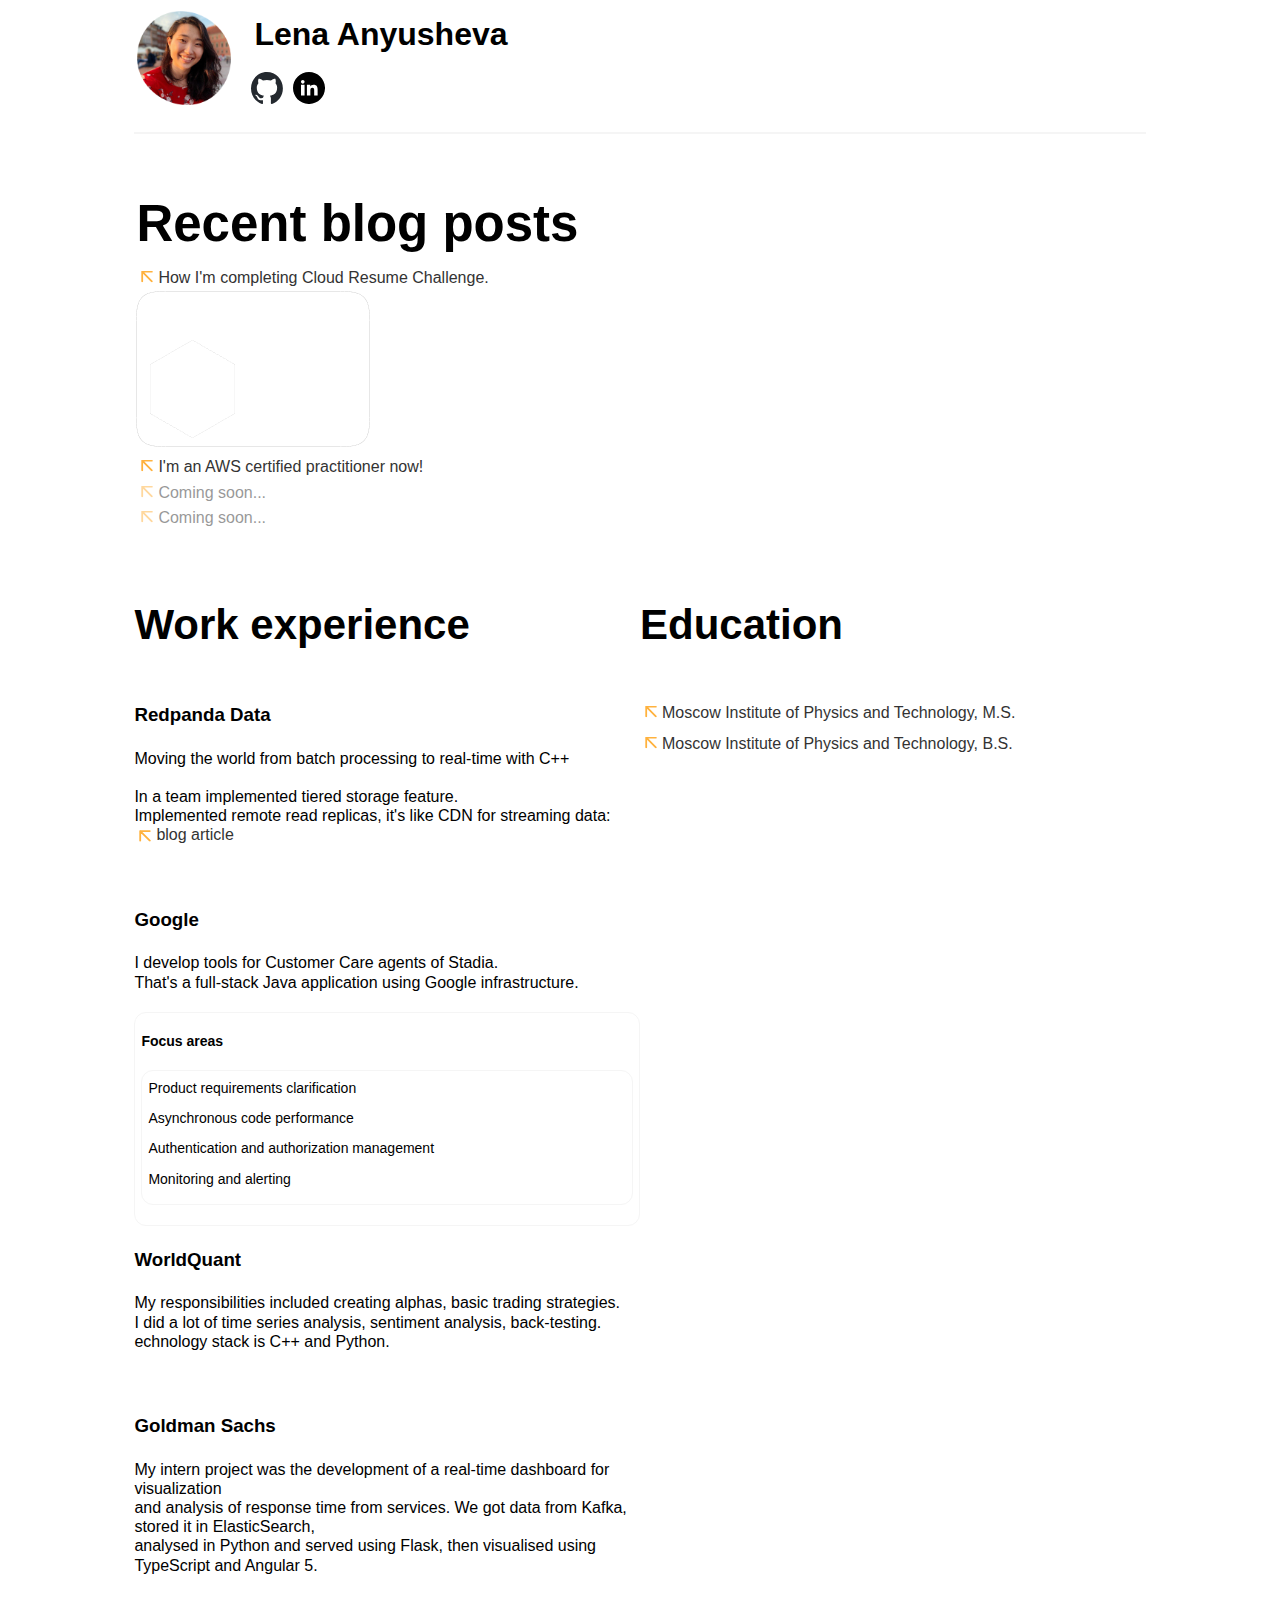
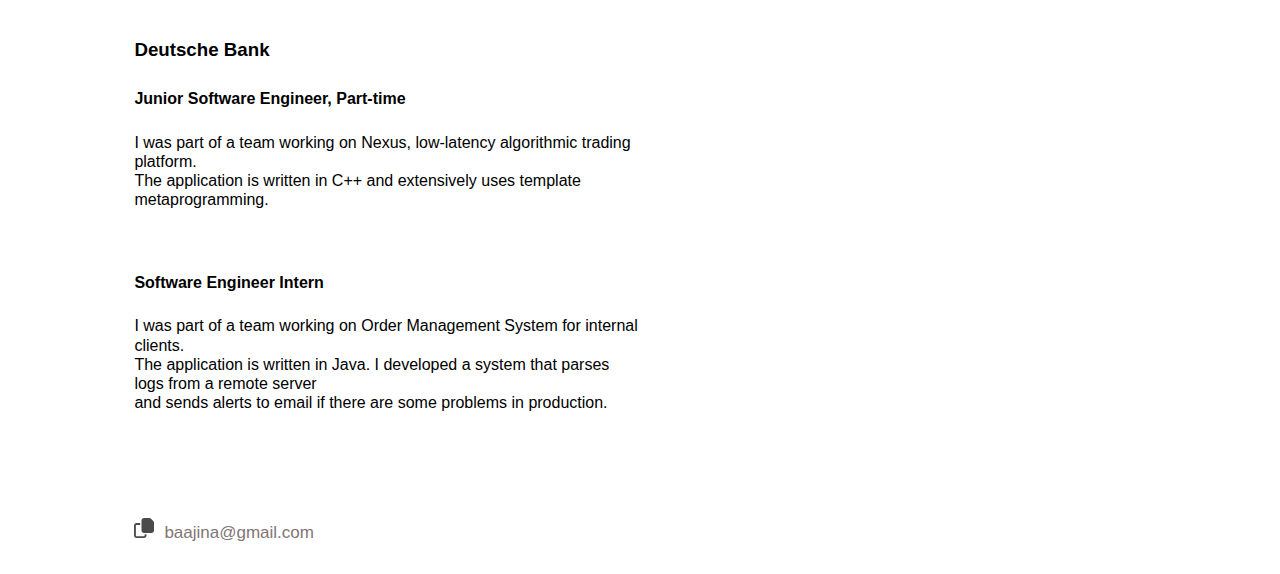
<file: 15/index.html>
<!DOCTYPE html>
<html>

<head>
    <link rel="stylesheet" href="style.css">
    <title>Lena Anyusheva</title>
</head>

<body>
    <div class="container">
        <div class="header">
            <img src="photo.png" alt="Lena's photo" class="profile-photo">
            <h1>Lena Anyusheva</h1>
        </div>
<div class="social-icons">
    <div class="social-icon github-icon">
        <a href="https://github.com/Lenaan" target="_blank">
            <img src="github-mark.svg" alt="GitHub icon" class="icon">
        </a>
    </div>
    <div class="social-icon linkedin-icon">
        <a href="https://www.linkedin.com/in/elena-anyusheva/" target="_blank">
            <img src="linkedin-round-icon.svg" alt="LinkedIn icon" class="icon">
        </a>
    </div>
</div>

        <hr />
        <div id="blog-container">
            <h2 class="blog-title">Recent blog posts</h2>
            <ul id="blog-posts">
                    <a href="1_challenge.html" class="education-link link-with-icon">
                        How I'm completing Cloud Resume Challenge.
                    </a>
                    <img src="img_3.png" alt="Cloud Resume Challenge" />
                </li>
                    <a href="2_AWS.html" class="education-link link-with-icon">
                        I'm an AWS certified practitioner now!
                    </a>
                </li>
                <li class="tab-content placeholder">
                    <a href="#" class="education-link link-with-icon">
                        Coming soon...
                    </a>
                </li>
                <li class="tab-content placeholder">
                    <a href="#" class="education-link link-with-icon">
                        Coming soon...
                    </a>
                </li>
            </ul>
        </div>

        <div class="grid">
            <div id="work-experience">
                <p class="head">Work experience</p>
                <div class="job">
                    <h3>Redpanda Data</h3>
                    <p>Moving the world from batch processing to real-time with C++<br><br>
                        In a team implemented tiered storage feature.<br>Implemented remote read replicas, it's like CDN
                        for streaming data:<a
                            href="https://redpanda.com/blog/remote-read-replicas-for-distributing-work"
                            class="education-link link-with-icon">blog article</a>
                    </p>
                </div>
                <div class="job">
                    <h3>Google</h3>
                    <p>I develop tools for Customer Care agents of Stadia.<br>That's a full-stack Java application using
                        Google infrastructure.</p>
                    <div class="focus-areas">
                        <p class="title-focus" id="focus-areas-title">Focus areas</p>
                        <ul class="focus-areas">
                            <li id="focus-item-1">Product requirements clarification</li>
                            <li id="focus-item-2">Asynchronous code performance</li>
                            <li id="focus-item-3">Authentication and authorization management</li>
                            <li id="focus-item-4">Monitoring and alerting</li>
                        </ul>
                    </div>
                </div>
                <div class="job">
                    <h3>WorldQuant</h3>
                    <p>My responsibilities included creating alphas, basic trading strategies.<br>I did a lot of time
                        series analysis, sentiment analysis, back-testing.<br>echnology stack is C++ and Python.</p>
                </div>
                <div class="job">
                    <h3>Goldman Sachs</h3>
                    <p>My intern project was the development of a real-time dashboard for visualization<br>and analysis
                        of
                        response time from services. We got data from Kafka, stored it in ElasticSearch,<br>analysed in
                        Python and served using Flask, then visualised using TypeScript and Angular 5.</p>
                </div>
                <div class="job">
                    <h3>Deutsche Bank</h3>
                    <h4>Junior Software Engineer, Part-time</h4>
                    <p>I was part of a team working on Nexus, low-latency algorithmic trading platform.<br>The
                        application
                        is written in C++ and extensively uses template metaprogramming.</p>
                    <h4>Software Engineer Intern</h4>
                    <p>I was part of a team working on Order Management System for internal clients.<br>The application
                        is
                        written in Java. I developed a system that parses logs from a remote server<br>and sends alerts
                        to
                        email if there are some problems in production.
                    </p>
                </div>
            </div>

            <div id="education">
                <p class="head">Education</p>
                <div class="education">
                    <a href="https://mipt.ru/english/" class="education-link link-with-icon">Moscow Institute of Physics and Technology,
                        M.S.</a>
                </div>
                <div class="education">
                    <a href="https://mipt.ru/english/" class="education-link link-with-icon">Moscow Institute of Physics and Technology,
                        B.S.</a>
                </div>
            </div>
        </div>

        <div class="footer">
            <div class="email-container">
                <div class="email-icon">
                    <img src="copy-regular.svg" alt="Copy icon">
                </div>
                <div class="email">
                    <a id="copy-email" class="copy-email" onclick="copyToClipboard('baajina@gmail.com')">baajina@gmail.com</a>
                    <span id="copy-success" class="copy-success">Link copied!</span>
                </div>
            </div>
        </div>
    
    <script src="blog.js"></script>
    
    <script>
        function copyToClipboard(text) {
            var dummy = document.createElement("textarea");
            document.body.appendChild(dummy);
            dummy.value = text;
            dummy.select();
            document.execCommand("copy");
            document.body.removeChild(dummy);
        }
    </script>

</body>

</html>
</file>
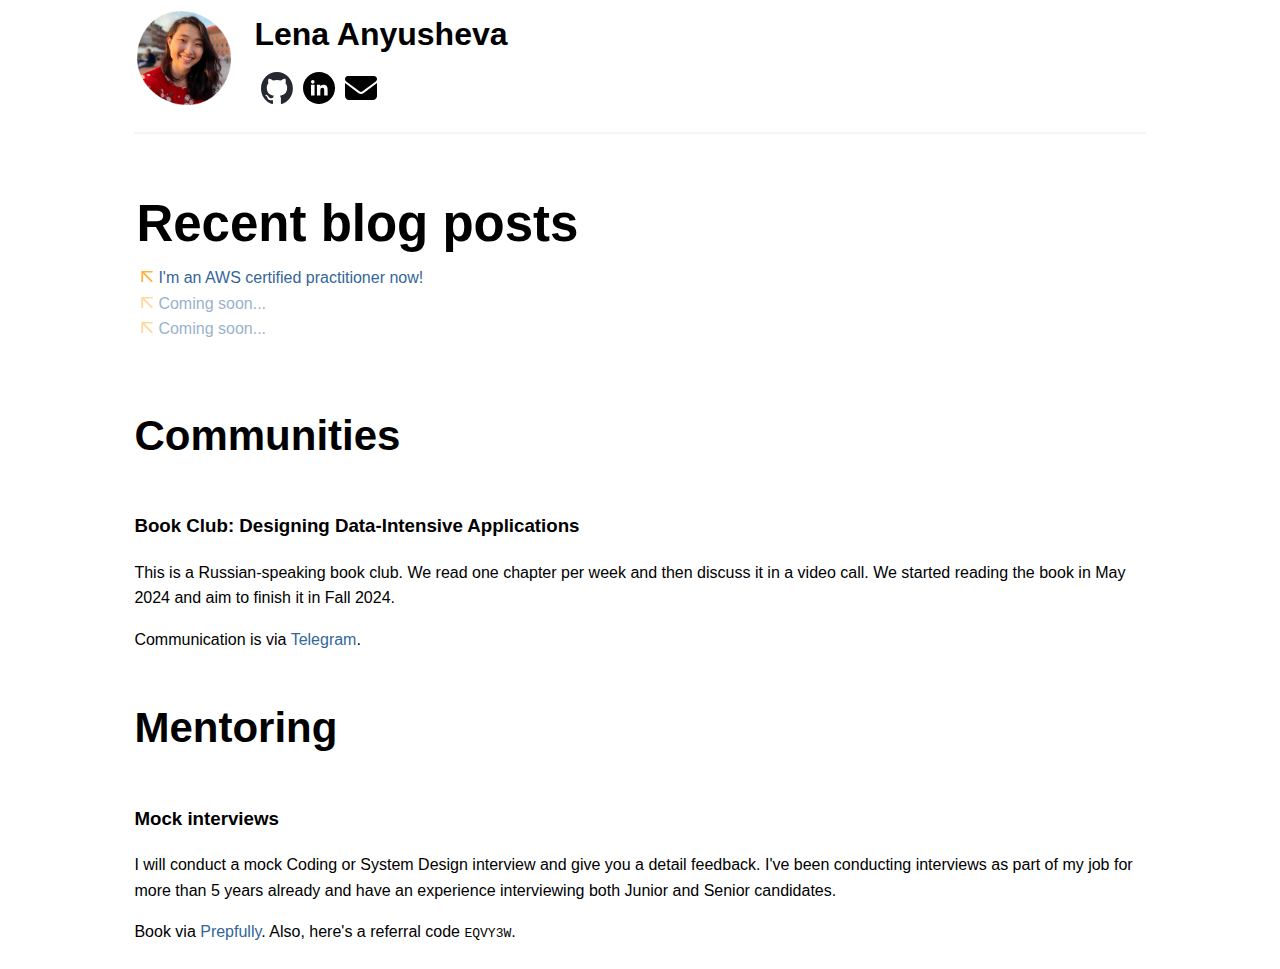
<file: public/index.html>
<!DOCTYPE html>
<html lang="en">

<head>
    <link rel="stylesheet" href="style.css">
    <link rel="icon" href="images/favicon.ico" type="image/x-icon">
    <title>Lena Anyusheva</title>
</head>

<body>
    <div class="container">
        <div class="header">
            <img src="images/photo.png" alt="Lena's photo" class="profile-photo">
            <h1>Lena Anyusheva</h1>
        </div>
        <div class="social-icons">
            <div class="social-icon">
                <a href="https://github.com/Lenaan" target="_blank">
                    <img src="images/github-mark.svg" alt="GitHub icon" class="icon">
                </a>
            </div>
            <div class="social-icon">
                <a href="https://www.linkedin.com/in/elena-anyusheva/" target="_blank">
                    <img src="images/linkedin-round-icon.svg" alt="LinkedIn icon" class="icon">
                </a>
            </div>
            <div class="social-icon">
                <a id="copy-email" onclick="copyToClipboard('baajina@gmail.com')">
                    <img src="images/email.svg" alt="Email icon" class="icon"></a>
                <span id="copy-success" class="copy-success">Link copied!</span>
            </div>
        </div>

        <hr />
        <div id="blog-container">
            <h2 class="blog-title">Recent blog posts</h2>
            <ul id="blog-posts">
                    <!-- <a href="1_challenge.html" class="education-link link-with-icon">
                        How I'm completing Cloud Resume Challenge.
                    </a>
                    <img src="images/img_3.png" alt="Cloud Resume Challenge" /> -->
                <li>
                    <a href="AWS-ann.html" class="education-link link-with-icon">
                        I'm an AWS certified practitioner now!
                    </a>
                </li>
                <li class="tab-content placeholder">
                    <a href="#" class="education-link link-with-icon">
                        Coming soon...
                    </a>
                </li>
                <li class="tab-content placeholder">
                    <a href="#" class="education-link link-with-icon">
                        Coming soon...
                    </a>
                </li>
            </ul>
        </div>

        <div id="communities">
            <p class="head">Communities</p>
            <div>
                <h3>Book Club: Designing Data-Intensive Applications</h3>
                <p>This is a Russian-speaking book club. We read one chapter per week and then discuss it in a video
                    call. We started reading the book in May 2024 and aim to finish it in Fall 2024.
                </p>
                <p>Communication is via
                    <a href="https://t.me/+UIx21kn5sc4zMDk6" target="_blank">Telegram</a>.
                </p>
            </div>
        </div>
        <div id="mentoring">
            <p class="head">Mentoring</p>
            <h3>Mock interviews</h3>
            <p>I will conduct a mock Coding or System Design interview and give you a detail feedback.
                I've been conducting interviews as part of my job for more than 5 years already and
                have an experience interviewing both Junior and Senior candidates.
            </p>
            <p>Book via
                <a href="https://prepfully.com/coach/BZDVN" target="_blank">Prepfully</a>. Also,
                here's a referral code <code>EQVY3W</code>.
            </p>
        </div>
    </div>

    <script src="blog.js"></script>
    <script>
        function copyToClipboard(text) {
            var dummy = document.createElement("textarea");
            document.body.appendChild(dummy);
            dummy.value = text;
            dummy.select();
            document.execCommand("copy");
            document.body.removeChild(dummy);
        }
    </script>

</body>
</html>
</file>
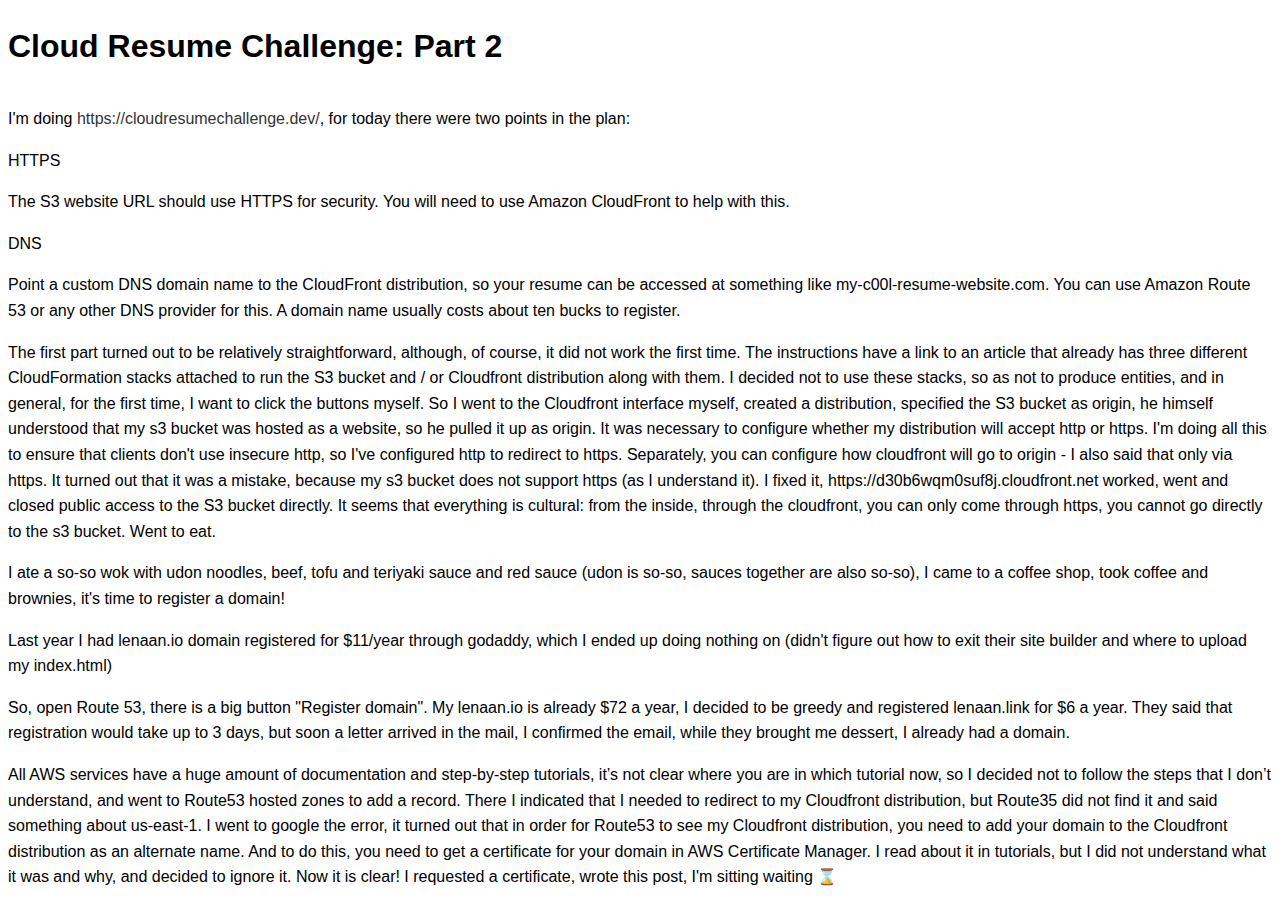
<file: blog.html>
<!DOCTYPE html>
<html>
<head>
  <link rel="stylesheet" href="style.css">
  <title>Lena Anyusheva</title>
</head>

<body>

<h1> Cloud Resume Challenge: Part 2 </h1>
I'm doing <a href="https://cloudresumechallenge.dev/">https://cloudresumechallenge.dev/</a>, for today there were two points in the plan:
<ul>
  <li>HTTPS
    <p>The S3 website URL should use HTTPS for security. You will need to use Amazon CloudFront to help with this.</p>
  </li>
  <li>DNS
    <p>Point a custom DNS domain name to the CloudFront distribution, so your resume can be accessed at something like my-c00l-resume-website.com. You can use Amazon Route 53 or any other DNS provider for this. A domain name usually costs about ten bucks to register.</p>
  </li>
</ul>

<p>The first part turned out to be relatively straightforward, although, of course, it did not work the first time. The instructions have a link to an article that already has three different CloudFormation stacks attached to run the S3 bucket and / or Cloudfront distribution along with them. I decided not to use these stacks, so as not to produce entities, and in general, for the first time, I want to click the buttons myself.
So I went to the Cloudfront interface myself, created a distribution, specified the S3 bucket as origin, he himself understood that my s3 bucket was hosted as a website, so he pulled it up as origin. It was necessary to configure whether my distribution will accept http or https. I'm doing all this to ensure that clients don't use insecure http, so I've configured http to redirect to https. Separately, you can configure how cloudfront will go to origin - I also said that only via https. It turned out that it was a mistake, because my s3 bucket does not support https (as I understand it). I fixed it, https://d30b6wqm0suf8j.cloudfront.net worked, went and closed public access to the S3 bucket directly. It seems that everything is cultural: from the inside, through the cloudfront, you can only come through https, you cannot go directly to the s3 bucket. Went to eat.</p>

<p>I ate a so-so wok with udon noodles, beef, tofu and teriyaki sauce and red sauce (udon is so-so, sauces together are also so-so), I came to a coffee shop, took coffee and brownies, it's time to register a domain!</p>

<p>Last year I had lenaan.io domain registered for $11/year through godaddy, which I ended up doing nothing on (didn't figure out how to exit their site builder and where to upload my index.html)</p>

<p>So, open Route 53, there is a big button "Register domain". My lenaan.io is already $72 a year, I decided to be greedy and registered lenaan.link for $6 a year. They said that registration would take up to 3 days, but soon a letter arrived in the mail, I confirmed the email, while they brought me dessert, I already had a domain.</p>

<p>All AWS services have a huge amount of documentation and step-by-step tutorials, it’s not clear where you are in which tutorial now, so I decided not to follow the steps that I don’t understand, and went to Route53 hosted zones to add a record. There I indicated that I needed to redirect to my Cloudfront distribution, but Route35 did not find it and said something about us-east-1. I went to google the error, it turned out that in order for Route53 to see my Cloudfront distribution, you need to add your domain to the Cloudfront distribution as an alternate name. And to do this, you need to get a certificate for your domain in AWS Certificate Manager. I read about it in tutorials, but I did not understand what it was and why, and decided to ignore it. Now it is clear! I requested a certificate, wrote this post, I'm sitting waiting ⌛️</p>

</body>
</html>
</file>
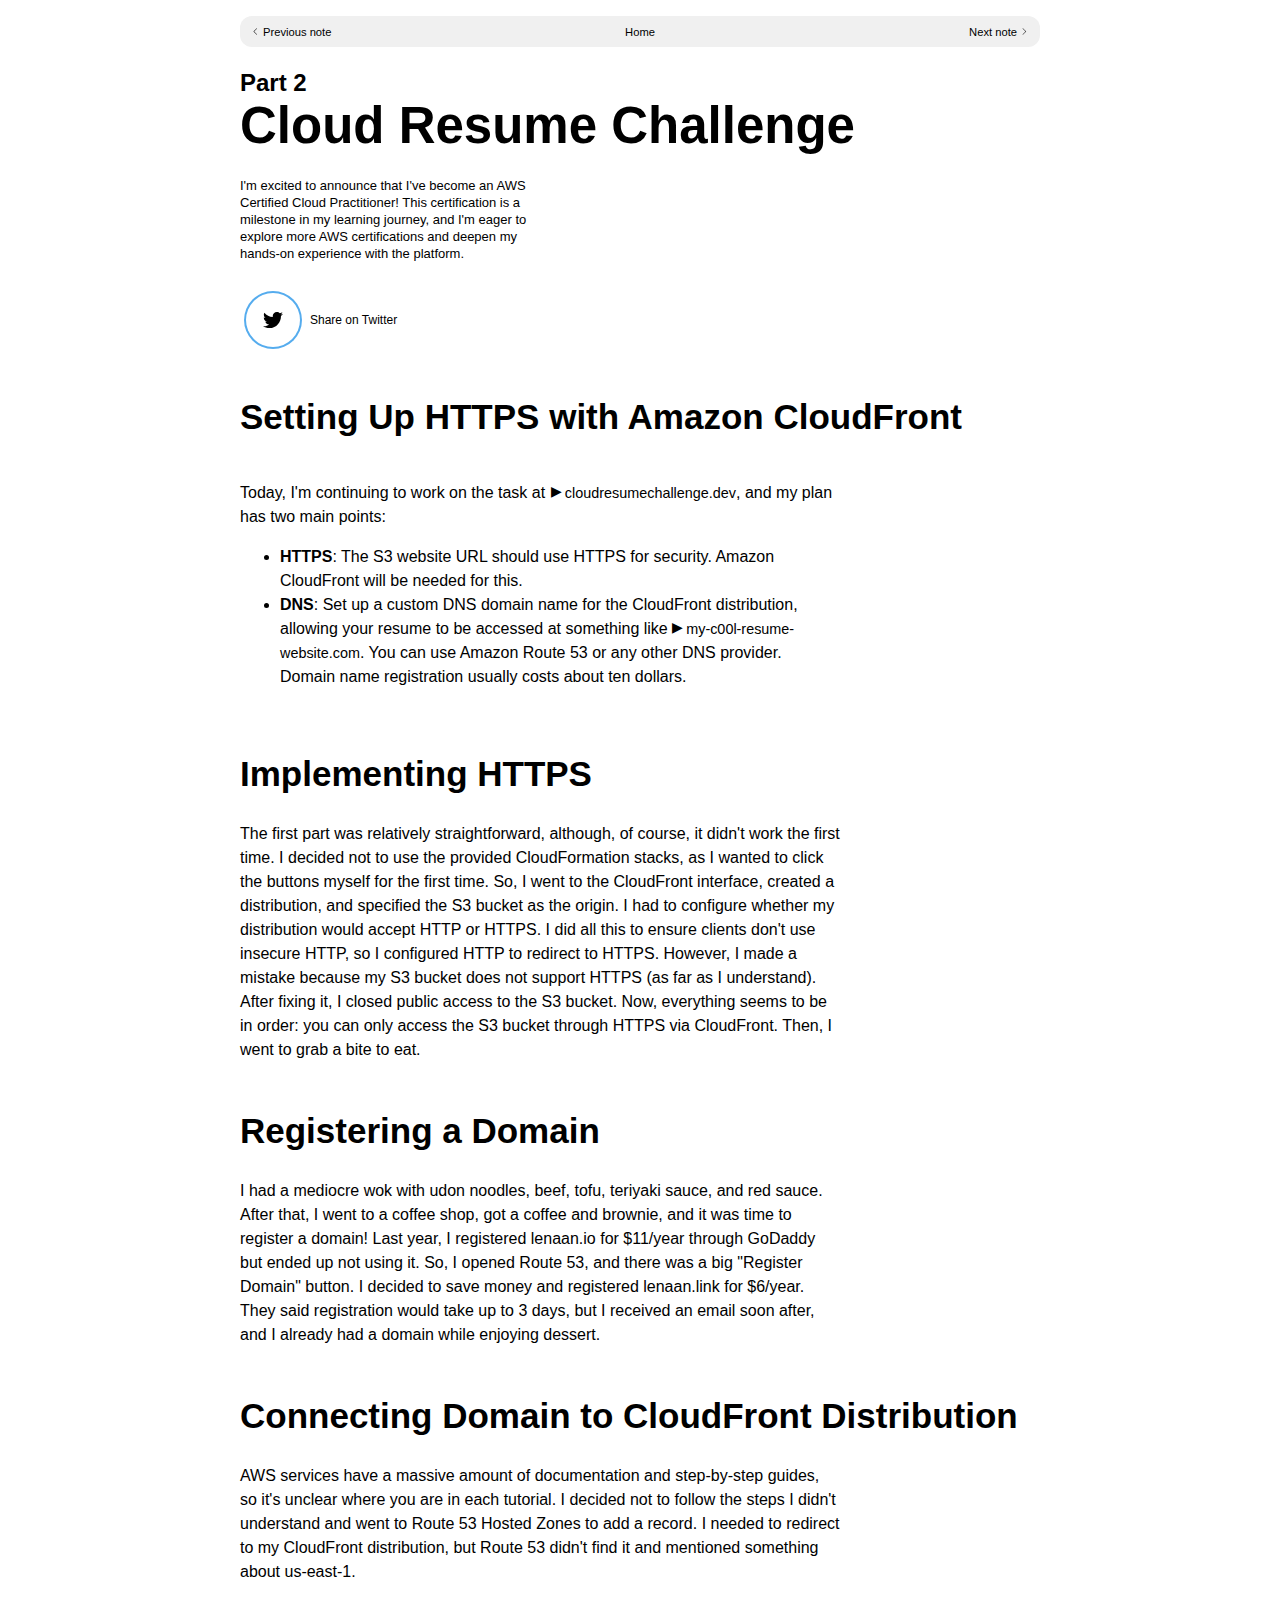
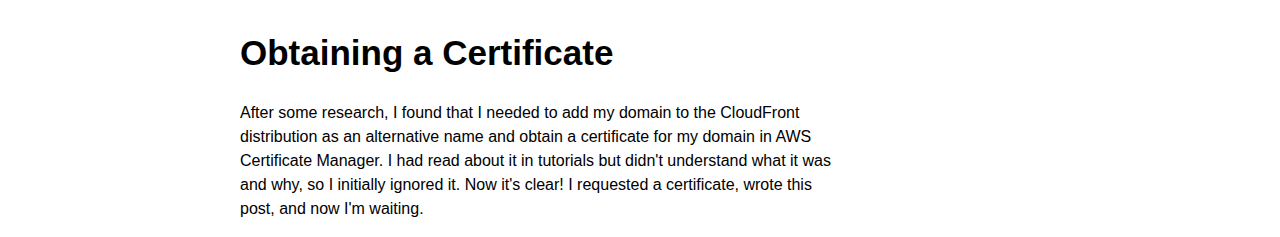
<file: 15/1_challenge.html>
<!DOCTYPE html>
<html lang="en">

<head>
    <meta charset="UTF-8">
    <meta name="viewport" content="width=device-width, initial-scale=1.0">
    <title>Cloud Resume Challenge: Part 2</title>
    <link rel="stylesheet" href="1_challenge.css">
    <script src="https://cdnjs.cloudflare.com/ajax/libs/gsap/3.9.1/gsap.min.js"></script>
</head>

<body>
    <div id="navbar">
        <a href="#prev">
            <img src="left.svg" alt="Left arrow">
            <span>Previous note</span>
        </a>
        <a href="index.html">Home</a>
        <a href="#next">
            <span>Next note</span>
            <img src="right.svg" alt="Right arrow">
        </a>
    </div>


    <h2>Part 2</h2>
    <h1>Cloud Resume Challenge</h1>
  
  
    <p class="summary">I'm excited to announce that I've become an AWS Certified Cloud Practitioner! This certification is a milestone in my
    learning journey, and I'm eager to explore more AWS certifications and deepen my hands-on experience with the platform.</p>


    <button id="share-tw" class="share-btn">
        <span class="twitter-icon-wrapper">
            <img class="twitter-icon" src="twitter.svg">
        </span>
        <span class="twitter-text">Share on Twitter</span>
    </button>


    <h3>Setting Up HTTPS with Amazon CloudFront</h3>
    <div class="string length">
        <p>Today, I'm continuing to work on the task at &nbsp;&nbsp;&nbsp;&nbsp;&nbsp;<a href="https://cloudresumechallenge.dev/" class="special-link move-left">cloudresumechallenge.dev</a>, and my plan has two main points:
        </p>
        <ul>
            <li class="list-item"><strong>HTTPS</strong>: The S3 website URL should use HTTPS for security. Amazon
                CloudFront will be needed for this.</li>
            <li class="list-item"><strong>DNS</strong>: Set up a custom DNS domain name for the CloudFront distribution,
                allowing your resume to be accessed at something like <a href="my-c00l-resume-website.com" class="special-link move-left2">my-c00l-resume-website.com</a>. You can use Amazon Route
                53 or any other DNS provider. Domain name registration usually costs about ten dollars.</li>
        </ul>
    </div>

    <h3>Implementing HTTPS</h3>
    <div class="string length">
        The first part was relatively straightforward, although, of course, it didn't work the first time. I decided not to use
        the provided CloudFormation stacks, as I wanted to click the buttons myself for the first time. So, I went to the
        CloudFront interface, created a distribution, and specified the S3 bucket as the origin.
        
        I had to configure whether my distribution would accept HTTP or HTTPS. I did all this to ensure clients don't use
        insecure HTTP, so I configured HTTP to redirect to HTTPS. However, I made a mistake because my S3 bucket does not
        support HTTPS (as far as I understand). After fixing it, I closed public access to the S3 bucket. Now, everything seems
        to be in order: you can only access the S3 bucket through HTTPS via CloudFront. Then, I went to grab a bite to eat.
    </div>

    <h3>Registering a Domain</h3>
    <div class="string length">
        I had a mediocre wok with udon noodles, beef, tofu, teriyaki sauce, and red sauce. After that, I went to a coffee shop,
        got a coffee and brownie, and it was time to register a domain!
        
        Last year, I registered lenaan.io for $11/year through GoDaddy but ended up not using it. So, I opened Route 53, and
        there was a big "Register Domain" button. I decided to save money and registered lenaan.link for $6/year. They said
        registration would take up to 3 days, but I received an email soon after, and I already had a domain while enjoying
        dessert.
    </div>

    <h3>Connecting Domain to CloudFront Distribution</h3>
    <div class="string length">
        AWS services have a massive amount of documentation and step-by-step guides, so it's unclear where you are in each
        tutorial. I decided not to follow the steps I didn't understand and went to Route 53 Hosted Zones to add a record. I
        needed to redirect to my CloudFront distribution, but Route 53 didn't find it and mentioned something about us-east-1.
    </div>

    <h3>Obtaining a Certificate</h3>
    <div class="string length">
        After some research, I found that I needed to add my domain to the CloudFront distribution as an alternative name and
        obtain a certificate for my domain in AWS Certificate Manager. I had read about it in tutorials but didn't understand
        what it was and why, so I initially ignored it. Now it's clear! I requested a certificate, wrote this post, and now I'm
        waiting.
    </div>

    <script src="1_challenge.js"></script>

</body>

</html>
</file>
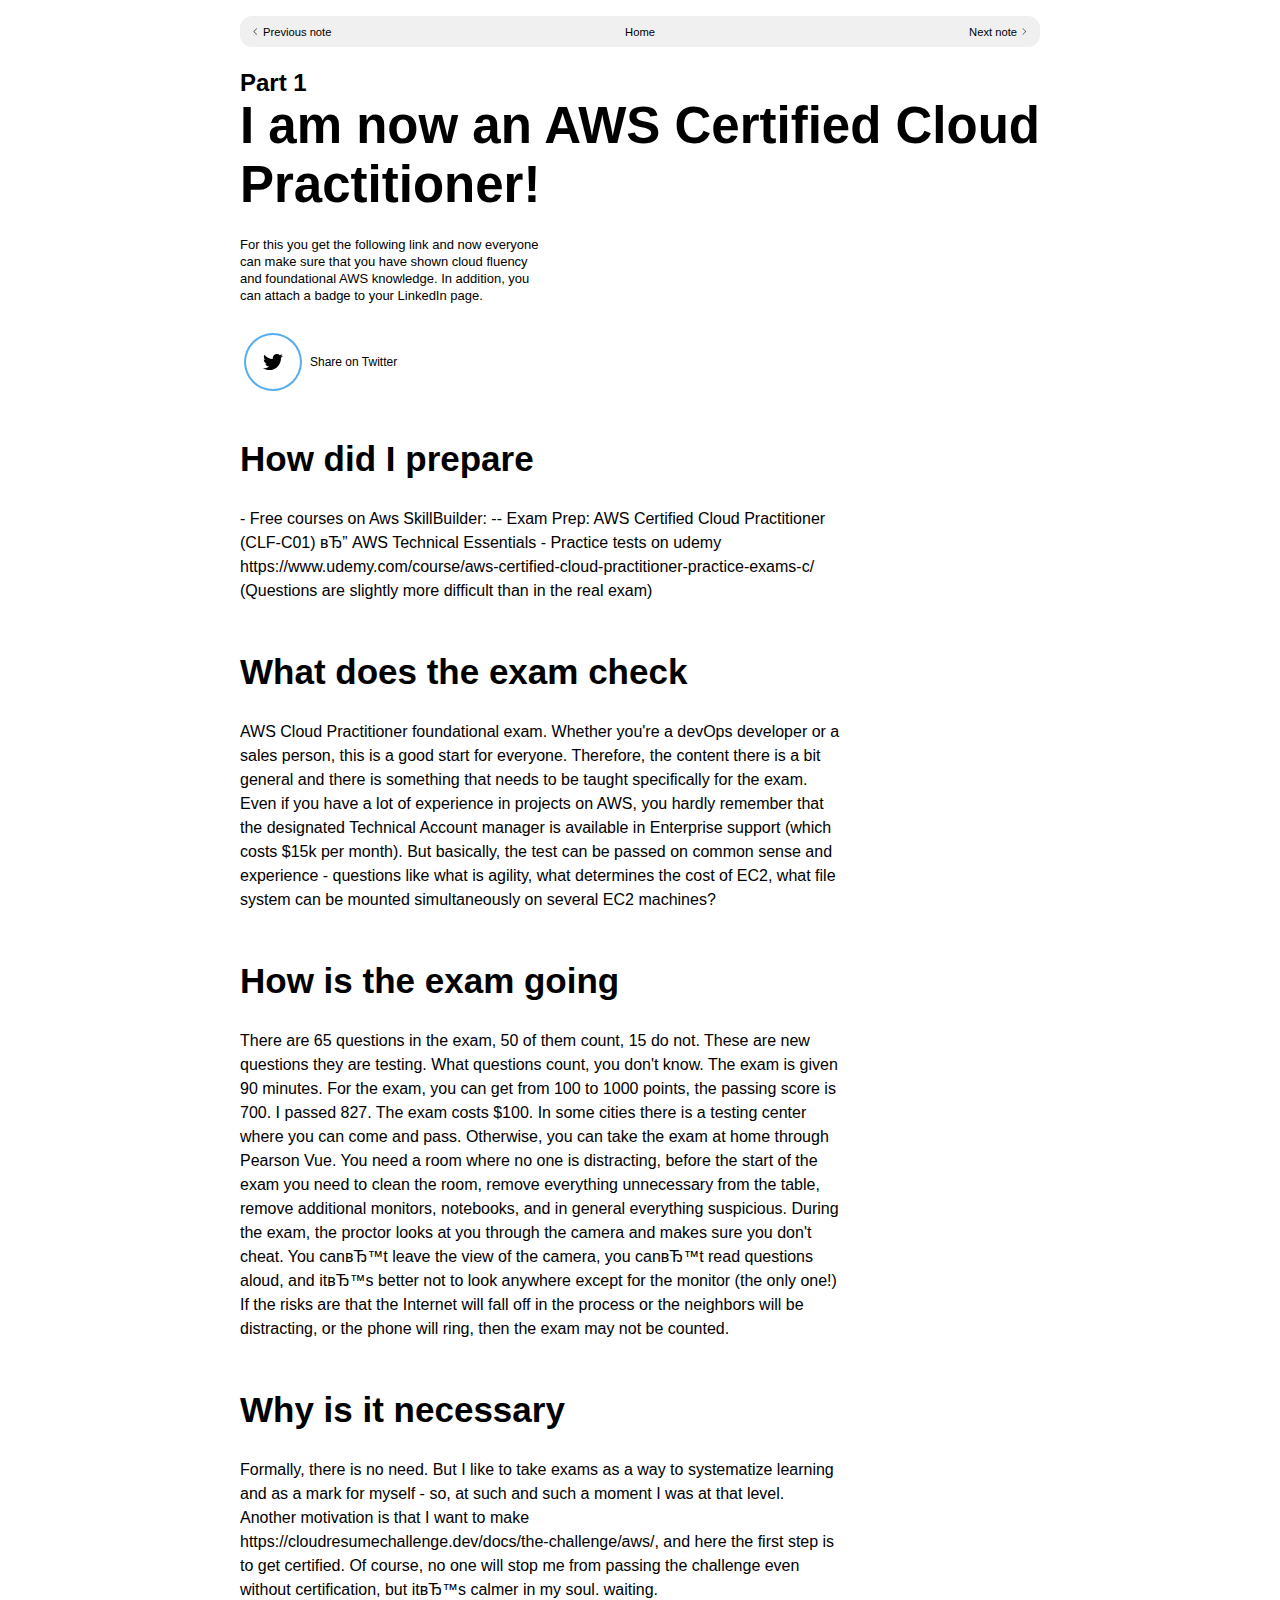
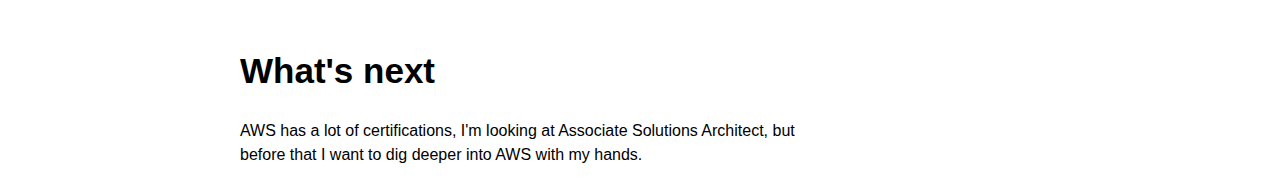
<file: 15/2_AWS.html>
<!DOCTYPE html>
<html lang="en">

<head>
    <meta charset="UTF-8">
    <meta name="viewport" content="width=device-width, initial-scale=1.0">
    <title>AWS</title>
    <link rel="stylesheet" href="1_challenge.css">
    <script src="https://cdnjs.cloudflare.com/ajax/libs/gsap/3.9.1/gsap.min.js"></script>
</head>

<body>
    <div id="navbar">
        <a href="#prev">
            <img src="left.svg" alt="Left arrow">
            <span>Previous note</span>
        </a>
        <a href="index.html">Home</a>
        <a href="#next">
            <span>Next note</span>
            <img src="right.svg" alt="Right arrow">
        </a>
    </div>


    <h2>Part 1</h2>
    <h1>I am now an AWS Certified Cloud Practitioner!</h1>


    <p class="summary">For this you get the following link and now everyone can make sure that you have shown cloud fluency and foundational
    AWS knowledge. In addition, you can attach a badge to your LinkedIn page.</p>

    <button id="share-tw" class="share-btn">
        <span class="twitter-icon-wrapper">
            <img class="twitter-icon" src="twitter.svg">
        </span>
        <span class="twitter-text">Share on Twitter</span>
    </button>

    
    <h3>How did I prepare</h3>
    <div class="string length">
        - Free courses on Aws SkillBuilder: -- Exam Prep: AWS Certified Cloud Practitioner (CLF-C01) вЂ” AWS Technical
        Essentials - Practice tests on udemy https://www.udemy.com/course/aws-certified-cloud-practitioner-practice-exams-c/
        (Questions are slightly more difficult than in the real exam)
    </div>

    <h3>What does the exam check</h3>
    <div class="string length">
        AWS Cloud Practitioner foundational exam. Whether you're a devOps developer or a sales person, this is a good start for
        everyone. Therefore, the content there is a bit general and there is something that needs to be taught specifically for
        the exam. Even if you have a lot of experience in projects on AWS, you hardly remember that the designated Technical
        Account manager is available in Enterprise support (which costs $15k per month). But basically, the test can be passed
        on common sense and experience - questions like what is agility, what determines the cost of EC2, what file system can
        be mounted simultaneously on several EC2 machines?
    </div>

    <h3>How is the exam going</h3>
    <div class="string length">
        There are 65 questions in the exam, 50 of them count, 15 do not. These are new questions they are testing. What
        questions count, you don't know. The exam is given 90 minutes. For the exam, you can get from 100 to 1000 points, the
        passing score is 700. I passed 827. The exam costs $100. In some cities there is a testing center where you can come and
        pass. Otherwise, you can take the exam at home through Pearson Vue. You need a room where no one is distracting, before
        the start of the exam you need to clean the room, remove everything unnecessary from the table, remove additional
        monitors, notebooks, and in general everything suspicious. During the exam, the proctor looks at you through the camera
        and makes sure you don't cheat. You canвЂ™t leave the view of the camera, you canвЂ™t read questions aloud, and itвЂ™s
        better not to look anywhere except for the monitor (the only one!) If the risks are that the Internet will fall off in
        the process or the neighbors will be distracting, or the phone will ring, then the exam may not be counted.
    </div>

    <h3>Why is it necessary</h3>
    <div class="string length">
        Formally, there is no need. But I like to take exams as a way to systematize learning and as a mark for myself - so, at
        such and such a moment I was at that level. Another motivation is that I want to make
        https://cloudresumechallenge.dev/docs/the-challenge/aws/, and here the first step is to get certified. Of course, no one
        will stop me from passing the challenge even without certification, but itвЂ™s calmer in my soul.
        waiting.
    </div>

        <h3>What's next</h3>
        <div class="string length">
            AWS has a lot of certifications, I'm looking at Associate Solutions Architect, but before that I want to dig deeper into
            AWS with my hands.
        </div>

    <script src="1_challenge.js"></script>

</body>

</html>
</file>
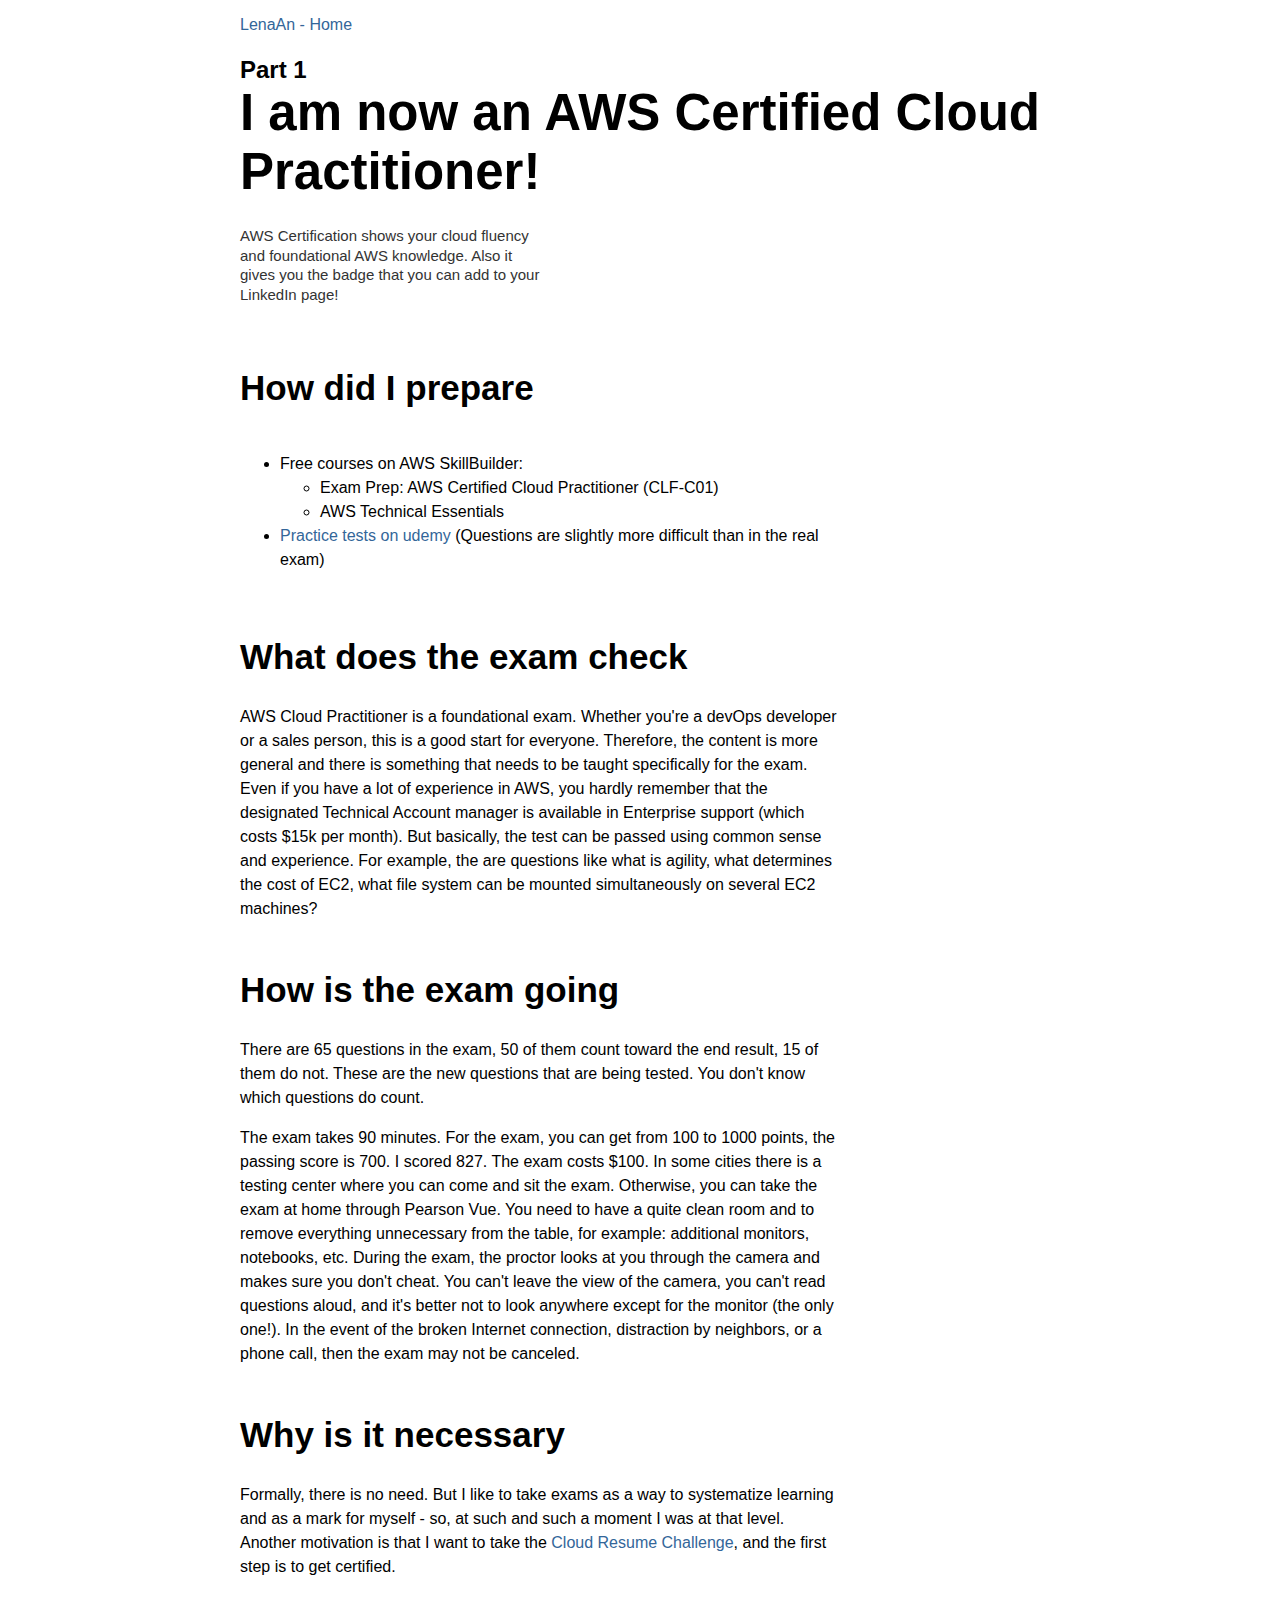
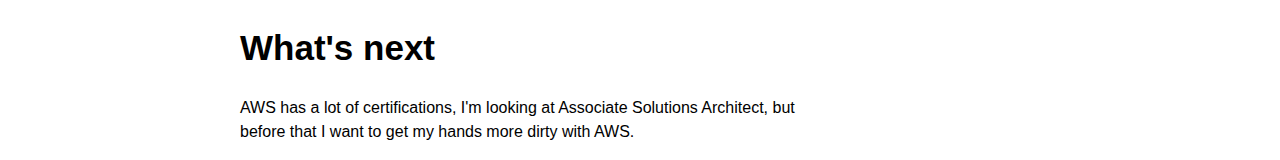
<file: public/AWS-ann.html>
<!DOCTYPE html>
<html lang="en">

<head>
    <meta charset="UTF-8">
    <meta name="viewport" content="width=device-width, initial-scale=1.0">
    <title>AWS</title>
    <link rel="stylesheet" href="1_challenge.css">
    <script src="https://cdnjs.cloudflare.com/ajax/libs/gsap/3.9.1/gsap.min.js"></script>
</head>

<body>
    <div>
        <a href="index.html">LenaAn - Home</a>
    </div>

    <h2>Part 1</h2>
    <h1>I am now an AWS Certified Cloud Practitioner!</h1>


    <p class="summary">AWS Certification shows your cloud fluency and foundational AWS knowledge. Also it gives you the badge that you can add to your LinkedIn page!</p>

    <h3>How did I prepare</h3>
    <div class="string length">
        <ul>
            <li>Free courses on AWS SkillBuilder:
                <ul>
                    <li>Exam Prep: AWS Certified Cloud Practitioner (CLF-C01)</li>
                    <li>AWS Technical Essentials</li>
                </ul>
            </li>
            <li>
                <a href="https://www.udemy.com/course/aws-certified-cloud-practitioner-practice-exams-c/">Practice tests on udemy</a> (Questions are slightly more difficult than in the real exam)
            </li>
        </ul>
    </div>

    <h3>What does the exam check</h3>
    <div class="string length">
        AWS Cloud Practitioner is a foundational exam. Whether you're a devOps developer or a sales person, this is a good start for
        everyone. Therefore, the content is more general and there is something that needs to be taught specifically for
        the exam. Even if you have a lot of experience in AWS, you hardly remember that the designated Technical
        Account manager is available in Enterprise support (which costs $15k per month). But basically, the test can be passed using
        common sense and experience. For example, the are questions like what is agility, what determines the cost of EC2, what file system can
        be mounted simultaneously on several EC2 machines?
    </div>

    <h3>How is the exam going</h3>
    <div class="string length">
        There are 65 questions in the exam, 50 of them count toward the end result, 15 of them do not. These are the new questions that are being tested. You don't know which questions do count. 
    </div>
    <div class="string length">
        The exam takes 90 minutes. For the exam, you can get from 100 to 1000 points, the
        passing score is 700. I scored 827. The exam costs $100. In some cities there is a testing center where you can come and sit the exam. Otherwise, you can take the exam at home through Pearson Vue. You need to have a quite clean room and to remove everything unnecessary from the table, for example: additional
        monitors, notebooks, etc. During the exam, the proctor looks at you through the camera and makes sure you don't cheat. You can't leave the view of the camera, you can't read questions aloud, and it's better not to look anywhere except for the monitor (the only one!). In the event of the broken Internet connection, distraction by neighbors, or a phone call, then the exam may not be canceled.
    </div>

    <h3>Why is it necessary</h3>
    <div class="string length">
        Formally, there is no need. But I like to take exams as a way to systematize learning and as a mark for myself - so, at
        such and such a moment I was at that level. Another motivation is that I want to take the <a href="https://cloudresumechallenge.dev/docs/the-challenge/aws/">Cloud Resume Challenge</a>, and the first step is to get certified.
    </div>

        <h3>What's next</h3>
        <div class="string length">
            AWS has a lot of certifications, I'm looking at Associate Solutions Architect, but before that I want to get my hands more dirty with AWS.
        </div>

    <script src="1_challenge.js"></script>

</body>
</html>
</file>
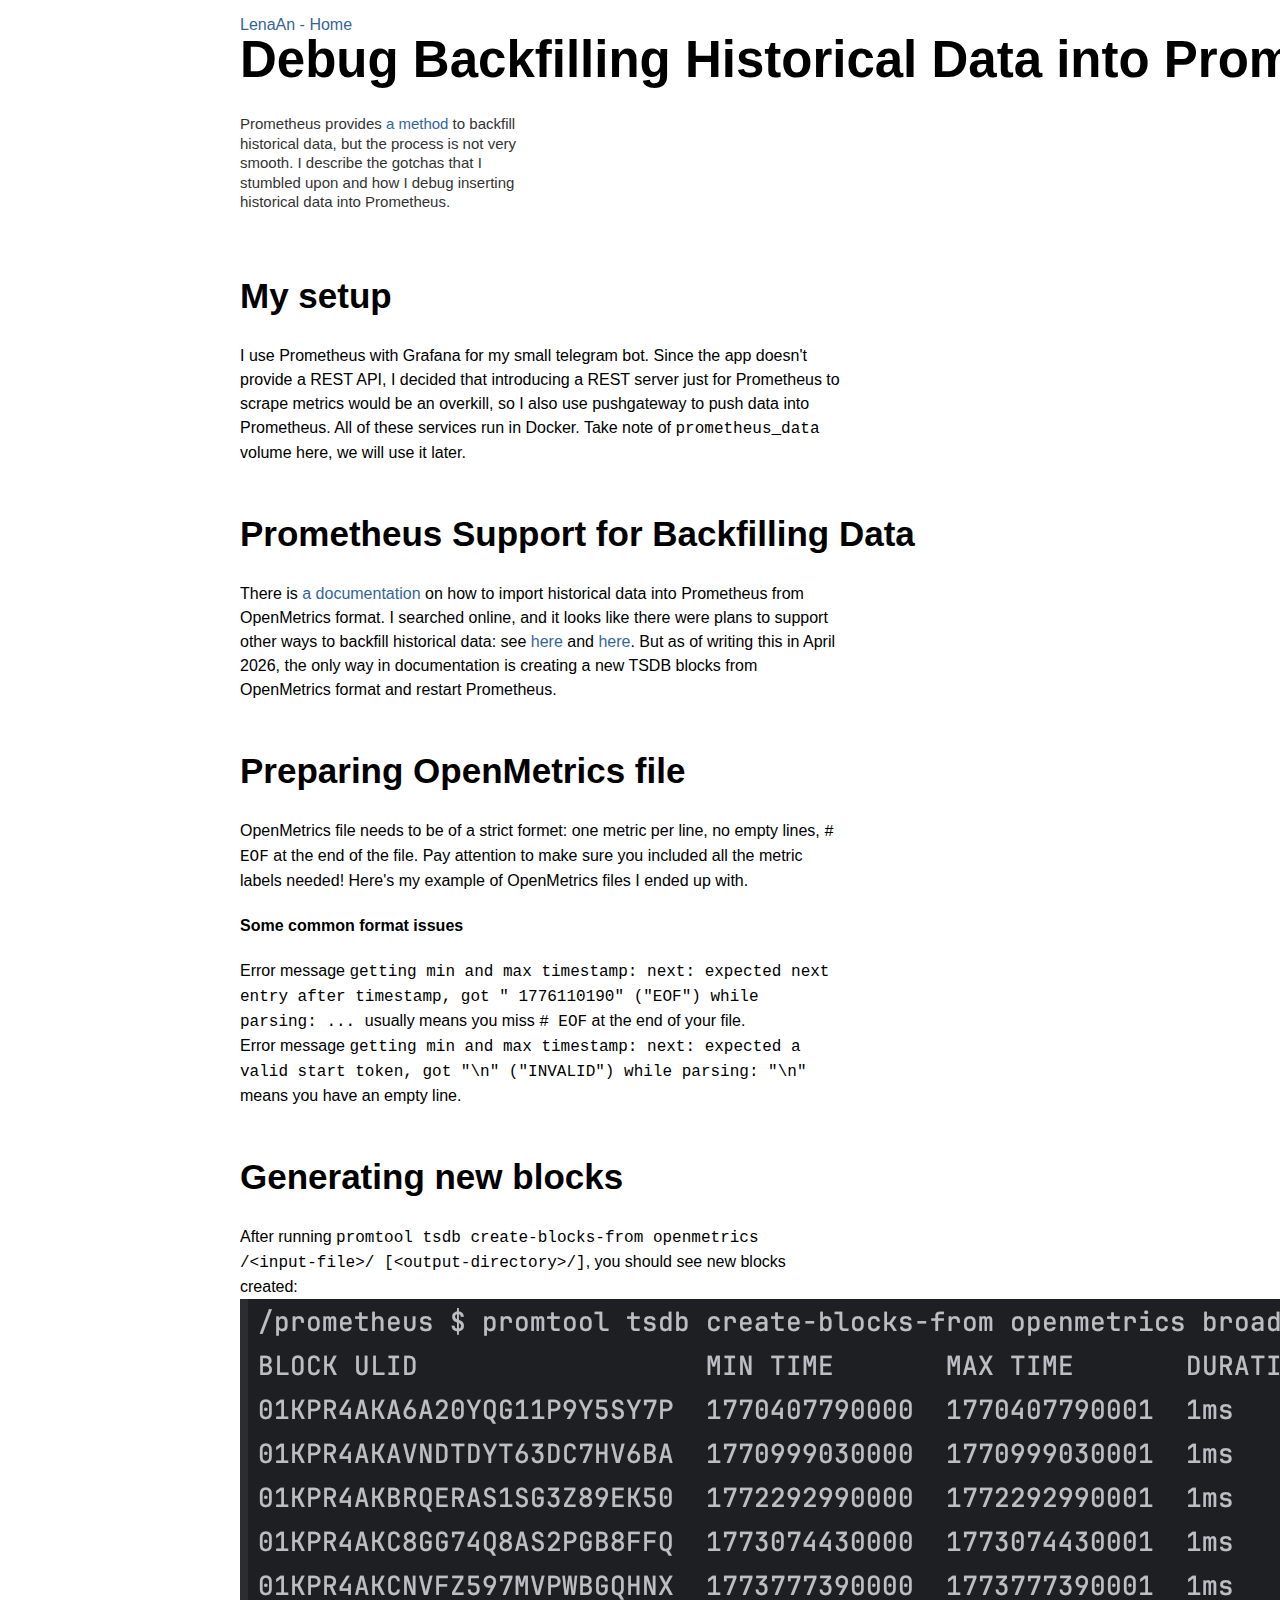
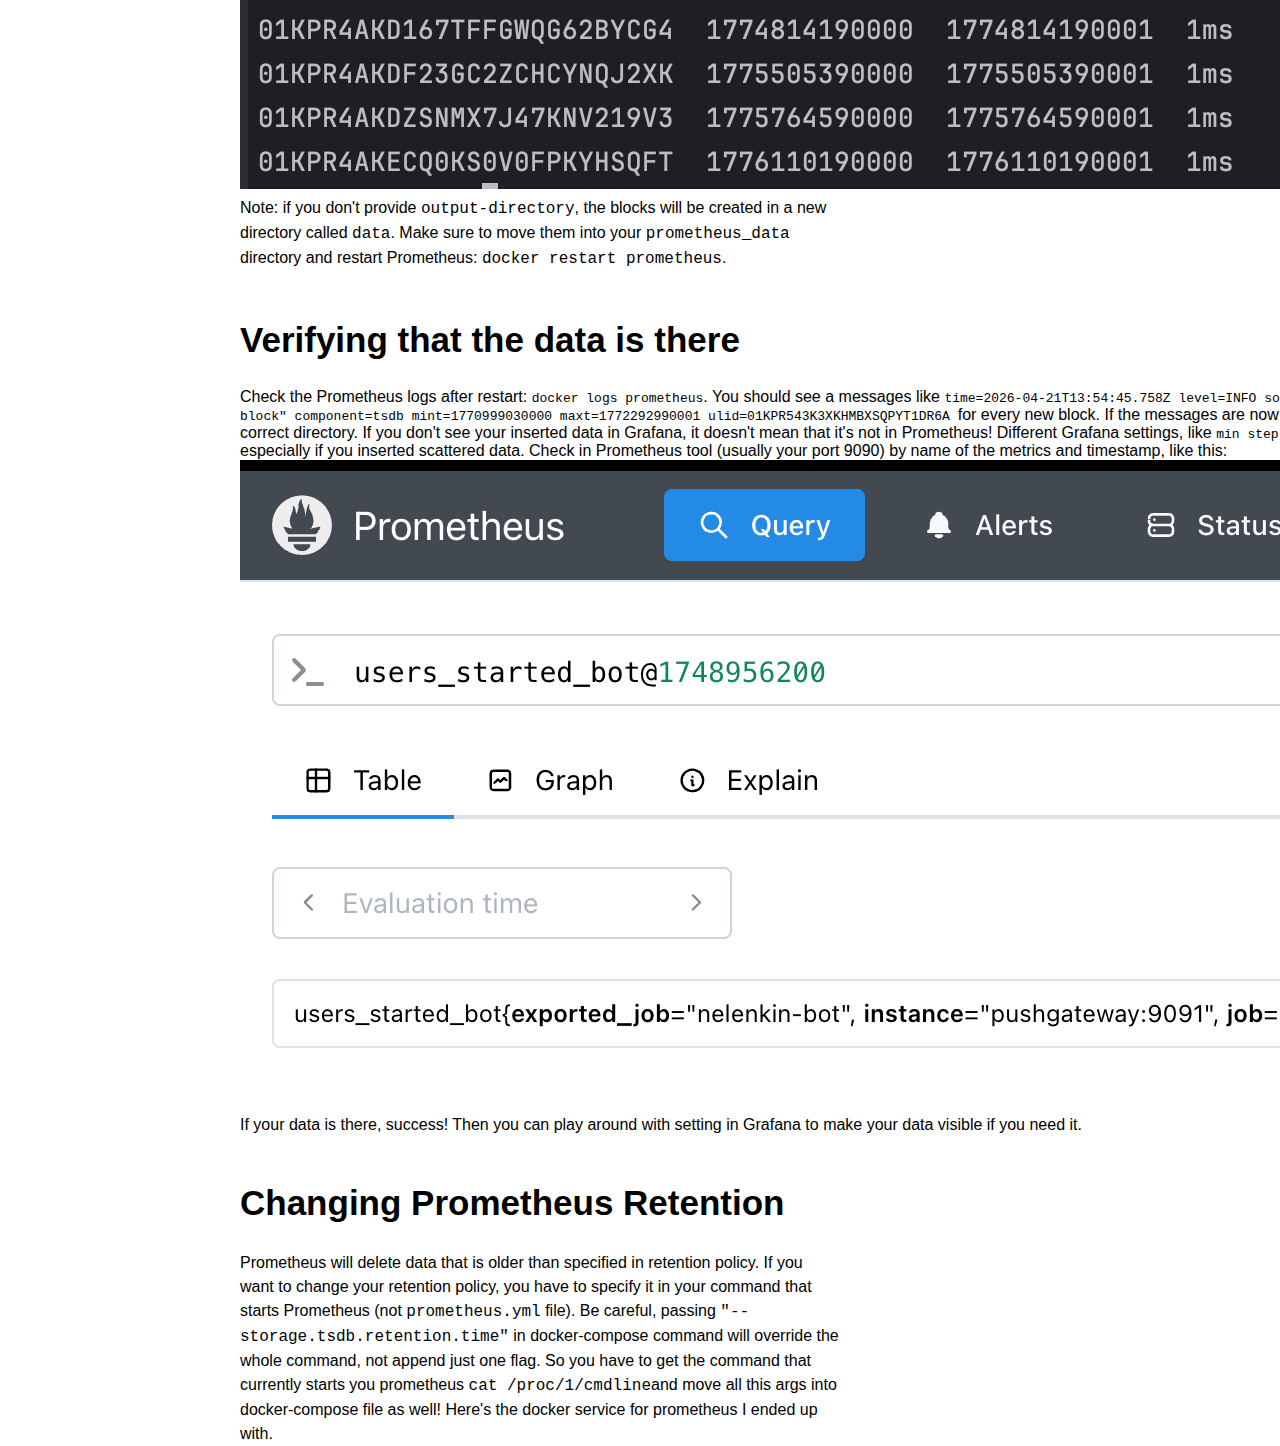
<file: public/prometheus_logs.html>
<!DOCTYPE html>
<html lang="en">

<head>
    <meta charset="UTF-8">
    <meta name="viewport" content="width=device-width, initial-scale=1.0">
    <title>Debug Backfilling Historical Data into Prometheus</title>
    <link rel="stylesheet" href="1_challenge.css">
    <script src="https://cdnjs.cloudflare.com/ajax/libs/gsap/3.9.1/gsap.min.js"></script>
</head>

<body>
<div>
    <a href="index.html">LenaAn - Home</a>
</div>

<h1>Debug Backfilling Historical Data into Prometheus</h1>


<p class="summary">Prometheus provides <a href="https://prometheus.io/docs/prometheus/latest/storage/#backfilling-from-openmetrics-format">a method</a>
    to backfill historical data, but the process is not very smooth. I describe the gotchas that I stumbled upon and
    how I debug inserting historical data into Prometheus.

<h3>My setup</h3>
<div class="string length">
    I use Prometheus with Grafana for my small telegram bot. Since the app doesn't provide a REST API, I decided that
    introducing a REST server just for Prometheus to scrape metrics would be an overkill, so I also use pushgateway to
    push data into Prometheus. All of these services run in Docker.

    <script src="https://gist.github.com/LenaAn/a4f405b1aca4bd9cf23891bc8db07d2b.js"></script>

    Take note of <code>prometheus_data</code> volume here, we will use it later.
</div>

<h3>Prometheus Support for Backfilling Data</h3>
<div class="string length">
    There is <a href="https://prometheus.io/docs/prometheus/latest/storage/#backfilling-from-openmetrics-format">
    a documentation</a> on how to import historical data into Prometheus from OpenMetrics format. I searched online, and
    it looks like there were plans to support other ways to backfill historical data: see <a href="https://grafana.com/blog/how-were-improving-backfill-methods-to-get-older-data-into-prometheus/">here</a>
    and <a href="https://groups.google.com/g/prometheus-developers/c/pfvDtLGQYA0?pli=1">here</a>. But as of writing this
    in April 2026, the only way in documentation is creating a new TSDB blocks from OpenMetrics format and restart
    Prometheus.
</div>

<h3>Preparing OpenMetrics file</h3>
<div class="string length">
    OpenMetrics file needs to be of a strict formet: one metric per line, no empty lines, <code># EOF</code> at the end
    of the file. Pay attention to make sure you included all the metric labels needed!
    Here's my example of OpenMetrics files I ended up with.
    <script src="https://gist.github.com/LenaAn/3d21a55a20688c6f1294aee30476819c.js"></script>

    <h4>Some common format issues</h4>
    <div class="string length">
        Error message <code>getting min and max timestamp: next: expected next entry after timestamp, got " 1776110190" ("EOF") while parsing: ... </code>
        usually means you miss <code># EOF</code> at the end of your file.</div>
    <div  class="string length">
        Error message <code>getting min and max timestamp: next: expected a valid start token, got "\n" ("INVALID") while parsing: "\n"</code>
        means you have an empty line.
    </div>
</div>

<h3>Generating new blocks</h3>
<div class="string length">
    After running <code>promtool tsdb create-blocks-from openmetrics /&lt;input-file&gt;/ [&lt;output-directory&gt;/]</code>,
    you should see new blocks created: <img src="images/Screenshot%202026-04-21%20at%2015.45.11.png">

    Note: if you don't provide <code>output-directory</code>, the blocks will be created in a new directory called <code>data</code>.
    Make sure to move them into your <code>prometheus_data</code> directory and restart Prometheus: <code>docker restart prometheus</code>.
</div>

<h3>Verifying that the data is there</h3>
<div>
    Check the Prometheus logs after restart: <code>docker logs prometheus</code>. You should see a messages like
    <code>time=2026-04-21T13:54:45.758Z level=INFO source=repair.go:54 msg="Found healthy block" component=tsdb mint=1770999030000 maxt=1772292990001 ulid=01KPR543K3XKHMBXSQPYT1DR6A
    </code> for every new block. If the messages are now there, make sure that the blocks are in the correct directory.
    If you don't see your inserted data in Grafana, it doesn't mean that it's not in Prometheus! Different Grafana
    settings, like <code>min step</code> may affect how your data is displayed, especially if you inserted scattered data.

    Check in Prometheus tool (usually your port 9090) by name of the metrics and timestamp, like this:
    <img src="images/Screenshot%202026-04-21%20at%2015.59.38.png">

    If your data is there, success! Then you can play around with setting in Grafana to make your data visible if you need it.
</div>


<h3>Changing Prometheus Retention</h3>
<div class="string length">
    Prometheus will delete data that is older than specified in retention policy. If you want to change your retention
    policy, you have to specify it in your command that starts Prometheus (not <code>prometheus.yml</code> file).
    Be careful, passing <code>"--storage.tsdb.retention.time"</code> in docker-compose command will override the whole
    command, not append just one flag. So you have to get the command that currently starts you prometheus
    <code>cat /proc/1/cmdline</code>and move all this args into docker-compose file as well! Here's the docker service
    for prometheus I ended up with<script src="https://gist.github.com/LenaAn/0b66f4815c7f50d7324e9066ff779208.js"></script>.
</div>

<script src="1_challenge.js"></script>

</body>
</html>
</file>
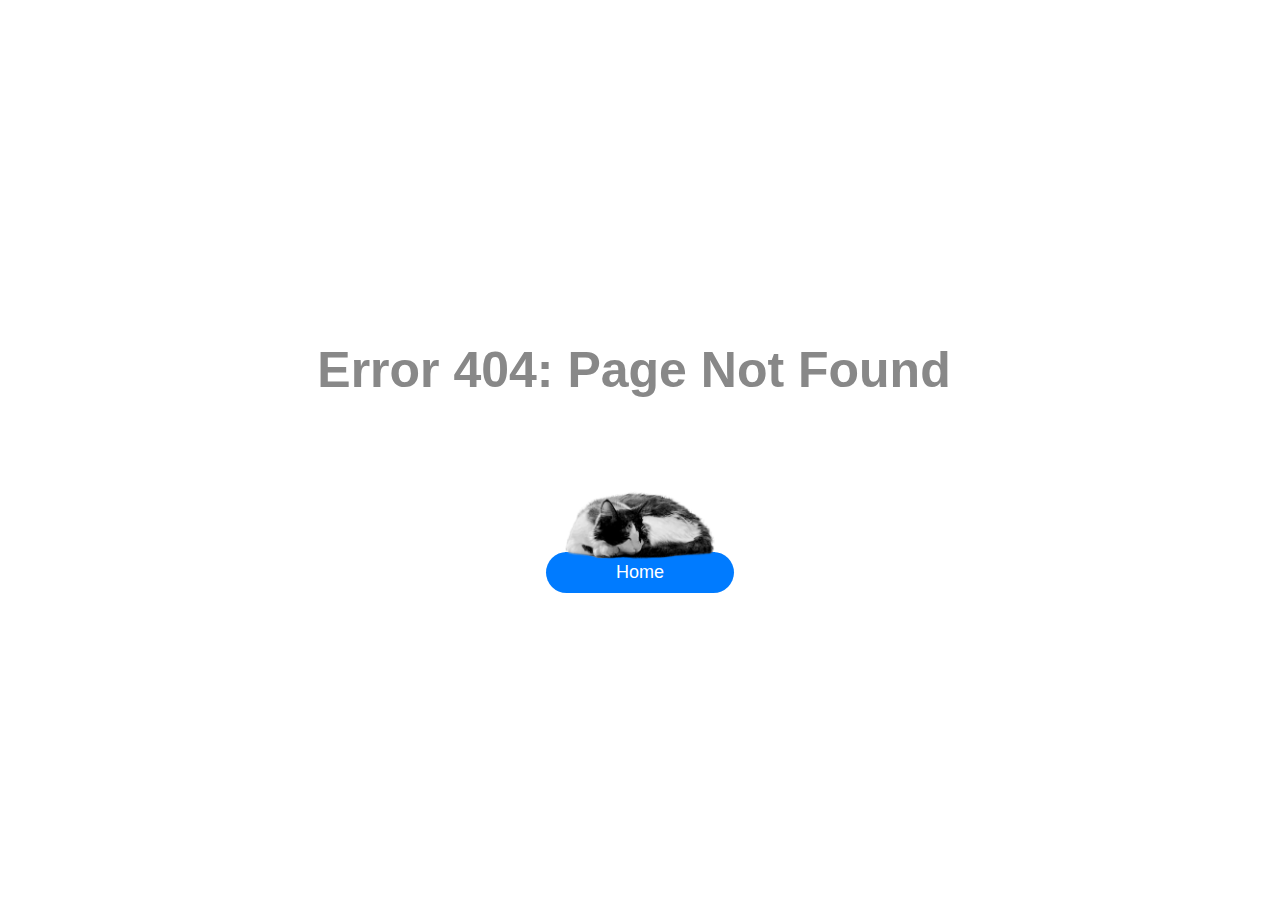
<file: 15/404 error/404_error.html>
<!DOCTYPE html>
<html>

<head>
    <title>404 Not Found</title>
    <link rel="stylesheet" type="text/css" href="404_error.css">
</head>

<body>
    <div class="fof">
        <div class="centered-content">
            <h1>Error 404: Page Not Found</h1>
            <img src="murlika.png" alt="Image" class="error-image">
            <a href="file:///C:/Users/panca/Desktop/10_lena/index.html" class="home-button">Home</a>
        </div>
    </div>
</body>

</html>
</file>
<file: 15/style.css>
body {
    font-family: Arial, sans-serif;
    line-height: 1.6;
}

.container {
    width: 80%;
    margin: auto;
    overflow: hidden;
}

.header {
    display: flex;
    align-items: center;
}

.profile-photo {
    width: 100px;
    height: 100px;
    border-radius: 50%;
    margin-right: 20px;
}

.grid {
    display: grid;
    grid-template-columns: 1fr;
}

.head {
    font-size: 42px;
    font-weight: bold;

}

h1 {
    font-size: 32px;
    margin-top: -20px;
    margin-bottom: 27px;
}

h2 {
    margin-bottom: 12px;
}

.job,
.education {
    margin-bottom: 5px;
}


.job p {
    line-height: 1.2;
    margin-bottom: 60px;
}

hr {
    border: 1px solid #f5f5f5;
    margin: 20px 0;
}

a {
    color: #333;
    text-decoration: none;
}

a:hover {
    color: #666;
    text-decoration: underline;
}

ul {
    padding: 0;
    list-style-type: none;
}

.social-icons {
    display: flex;
    justify-content: flex-start;
    margin-top: -36px;
    margin-left: 127px;
}

.social-icon {
    position: relative;
    text-align: left;
    left: -10px;
    top: 0px;
}

.linkedin-icon {
    margin-left: 10px;
}

.icon {
    width: 32px;
    height: 32px;
    transition: all 0.3s ease;
}

.social-icon:hover .icon {
    transform: scale(1.2);
    opacity: 0.7;
}


.tab-image {
    width: 100%;
    height: 100%;
    position: absolute;
    z-index: 1;
}

.tab-content img {
    margin-top: 12px;
}

.education-link {
    transition: letter-spacing 0.3s ease;
}


.education-link:hover {
    letter-spacing: 1px;
}

.education-link.placeholder {
    opacity: 0.5;
}

.focus-areas {
    margin-top: -40px;
    padding: 6px;
    border: 1px solid #f5f5f5;
    border-radius: 12px;
    font-size: 14px;
}

.title-focus {
    font-size: 14px;
    font-weight: bold;
    margin-bottom: 10px;
}

.blog-title {
    font-size: 51px;
    line-height: 1;

}

.tooltip {
    display: none;
    position: absolute;
    background-color: rgba(0, 0, 0, 0.8);
    color: white;
    padding: 5px;
    border-radius: 3px;
    font-size: 14px;
    z-index: 100;
}

li {
    position: relative;
    cursor: pointer;
}

.focus-areas span {
    display: inline-block;
    transition: transform 0.3s ease;
}

.filter-tags {
    display: flex;
    flex-wrap: wrap;
    gap: 6px;
    margin-top: -36px;
    margin-bottom: 10px;
}

.tag-button {
    background-color: #f5f5f5;
    border: 1px solid #ccc;
    color: #333;
    padding: 5px 10px;
    border-radius: 3px;
    font-size: 14px;
    cursor: pointer;
    text-decoration: none;
    transition: all 0.3s ease;
}

.tag-button:hover {
    background-color: #333;
    color: #f5f5f5;
    border: 1px solid #333;
}

.tag-button:focus {
    outline: none;
}

.tag-button:active {
    background-color: #555;
    border: 1px solid #555;
}

@media (max-width: 600px) {
    .focus-areas ul li {
        margin-bottom: 10px;
    }
}

@media (min-width: 601px) and (max-width: 1024px) {
    .focus-areas ul li {
        margin-bottom: 12px;
    }
}

@media (min-width: 1025px) {
    .focus-areas ul li {
        margin-bottom: 8px;
    }
}

.link-with-icon {
    position: relative;
    display: block;
    padding-left: 22px;
}

.link-with-icon::before {
    content: url('link.svg');
    position: absolute;
    transform: scale(0.6);
    left: 0;
    margin-right: 60px;
    top: -4;
    display: inline-block;
    transition: transform 0.3s ease;
    padding-right: 5px;
}

.link-with-icon:hover::before {
    transform: scale(1);
    opacity: 0.2;
}

#blog-container {
    border: #000;
    border-radius: 24px;
    padding: 2px;
}

.placeholder {
    opacity: 0.5;
}

@media (max-width: 767px) {

    .head,
    .education-link {
        font-size: 34px;
    }
}

@media (min-width: 1025px) {
    .grid {
        grid-template-columns: 1fr 1fr;
    }

    .focus-areas ul li {
        margin-bottom: 8px;
    }
}

.footer {
    margin-top: 26px;
    display: flex;
    align-items: center;
    padding: 20px 0;
    width: 100%;
    justify-content: flex-start;
    border-top: #161515;
}

.email-container {
    min-width: 50%;
    min-height: 50%;
    display: flex;
    align-items: center;
}

.email-icon {
    padding-right: 10px;
}

.email-icon img {
    width: 20px;
    height: auto;
    opacity: 0.7;
}

.copy-email {
    color: #817575;
    font-size: 17px;
    cursor: pointer;
    white-space: nowrap;
    text-decoration: none;
    position: relative;
}

.copy-email::after {
    content: '';
    position: absolute;
    width: 0;
    height: 1px;
    background-color: #333;
    bottom: 0;
    left: 0;
    transition: width 0.3s ease-in-out;
}

.copy-email:hover {
    text-decoration: none;
}

.copy-email:hover::after {
    width: 100%;
}

@keyframes fadeout {
    0% {
        opacity: 1;
    }

    80% {
        opacity: 1;
    }

    100% {
        opacity: 0;
    }
}

.copy-success {
    display: none;
    padding: 10px;
    margin-top: 5px;
    border: 1px solid black;
    border-radius: 5px;
    background-color: transparent;
    opacity: 1;
}

.copy-success.visible {
    display: inline;
    animation: fadeout 2s forwards;
}
</file>
<file: public/style.css>
body {
    font-family: Arial, sans-serif;
    line-height: 1.6;
}

.container {
    width: 80%;
    margin: auto;
    overflow: hidden;
}

.header {
    display: flex;
    align-items: center;
}

.profile-photo {
    width: 100px;
    height: 100px;
    border-radius: 50%;
    margin-right: 20px;
}

.grid {
    display: grid;
    grid-template-columns: 1fr;
}

.head {
    font-size: 42px;
    font-weight: bold;

}

h1 {
    font-size: 32px;
    margin-top: -20px;
    margin-bottom: 27px;
}

h2 {
    margin-bottom: 12px;
}

.job,
.education {
    margin-bottom: 5px;
}


.job p {
    line-height: 1.2;
    margin-bottom: 60px;
}

hr {
    border: 1px solid #f5f5f5;
    margin: 20px 0;
}

a {
    color: #369;
    text-decoration: none;
}

ul {
    padding: 0;
    list-style-type: none;
}

.social-icons {
    display: flex;
    justify-content: flex-start;
    margin-top: -36px;
    margin-left: 127px;
}

.social-icon {
    position: relative;
    text-align: left;
    left: -10px;
    top: 0px;
    margin-left: 10px;
}

.icon {
    width: 32px;
    height: 32px;
    transition: all 0.3s ease;
}

.social-icon:hover .icon {
    transform: scale(1.2);
    opacity: 0.7;
}


.tab-image {
    width: 100%;
    height: 100%;
    position: absolute;
    z-index: 1;
}

.tab-content img {
    margin-top: 12px;
}

.education-link {
    transition: letter-spacing 0.3s ease;
}


.education-link:hover {
    letter-spacing: 1px;
}

.education-link.placeholder {
    opacity: 0.5;
}

.focus-areas {
    margin-top: -40px;
    padding: 6px;
    border-radius: 12px;
    font-size: 14px;
}

.title-focus {
    font-size: 14px;
    font-weight: bold;
    margin-bottom: 10px;
}

.blog-title {
    font-size: 51px;
    line-height: 1;

}

.tooltip {
    display: none;
    position: absolute;
    background-color: rgba(0, 0, 0, 0.8);
    color: white;
    padding: 5px;
    border-radius: 3px;
    font-size: 14px;
    z-index: 100;
}

li {
    position: relative;
    cursor: pointer;
}

.focus-areas span {
    display: inline-block;
    transition: transform 0.3s ease;
}

.filter-tags {
    display: flex;
    flex-wrap: wrap;
    gap: 6px;
    margin-top: -36px;
    margin-bottom: 10px;
}

.tag-button {
    background-color: #f5f5f5;
    border: 1px solid #ccc;
    color: #333;
    padding: 5px 10px;
    border-radius: 3px;
    font-size: 14px;
    cursor: pointer;
    text-decoration: none;
    transition: all 0.3s ease;
}

.tag-button:hover {
    background-color: #333;
    color: #f5f5f5;
    border: 1px solid #333;
}

.tag-button:focus {
    outline: none;
}

.tag-button:active {
    background-color: #555;
    border: 1px solid #555;
}

@media (max-width: 600px) {
    .focus-areas ul li {
        margin-bottom: 10px;
    }
}

@media (min-width: 601px) and (max-width: 1024px) {
    .focus-areas ul li {
        margin-bottom: 12px;
    }
}

@media (min-width: 1025px) {
    .focus-areas ul li {
        margin-bottom: 8px;
    }
}

.link-with-icon {
    position: relative;
    display: block;
    padding-left: 22px;
}

.link-with-icon::before {
    content: url('images/link.svg');
    position: absolute;
    transform: scale(0.6);
    left: 0;
    margin-right: 60px;
    top: -4;
    display: inline-block;
    transition: transform 0.3s ease;
    padding-right: 5px;
}

.link-with-icon:hover::before {
    transform: scale(1);
    opacity: 0.2;
}

#blog-container {
    border: #000;
    border-radius: 24px;
    padding: 2px;
}

.placeholder {
    opacity: 0.5;
}

@media (max-width: 767px) {

    .head,
    .education-link {
        font-size: 34px;
    }
}

@media (min-width: 1025px) {
    .grid {
        grid-template-columns: 1fr 1fr;
    }

    .focus-areas ul li {
        margin-bottom: 8px;
    }
}

.footer {
    margin-top: 26px;
    display: flex;
    align-items: center;
    padding: 20px 0;
    width: 100%;
    justify-content: flex-start;
    border-top: #161515;
}

@keyframes fadeout {
    0% {
        opacity: 1;
    }

    80% {
        opacity: 1;
    }

    100% {
        opacity: 0;
    }
}

.copy-success {
    display: none;
    padding: 10px;
    margin-top: 5px;
    border: 1px solid black;
    border-radius: 5px;
    background-color: transparent;
    opacity: 1;
}

.copy-success.visible {
    display: inline;
    animation: fadeout 2s forwards;
}
</file>
<file: style.css>
body {
    font-family: Arial, sans-serif;
    line-height: 1.6;
}

.container {
    width: 80%;
    margin: auto;
    overflow: hidden;
}

.header {
    display: flex;
    align-items: center;
}

.profile-photo {
    width: 100px;
    height: 100px;
    border-radius: 50%;
    margin-right: 20px;
}

.grid {
    display: grid;
    grid-template-columns: repeat(2, 1fr);
    gap: 20px;
}

.head {
    font-weight: bold;
    font-size: 30px;
}

h1,
h2,
h3 {
    padding-bottom: 12px;
}

.job,
.education {
    margin-bottom: 5px;
}

.job h3 {
    margin-bottom: -16px;
    margin-top: 30px;

}

.job p {
    line-height: 1.2;

}

hr {
    margin: 20px 0;
}

a {
    color: #333;
    text-decoration: none;
}

a:hover {
    color: #666;
    text-decoration: underline;
}

ul {
    padding: 0;
    list-style-type: none;
}

.social-icons {
    display: flex;
    justify-content: flex-start;
    margin-top: -36px;
    margin-left: 127px;
}

.github-icon,
.linkedin-icon {
    position: relative;
    text-align: left;
}

.github-icon {
    left: -10px;
    top: 0px;
}

.linkedin-icon {
    left: -10px;
    top: 0px;
    margin-left: 10px;
}

.icon {
    width: 32px;
    height: 32px;
    transition: all 0.3s ease;
}

.github-icon:hover .icon,
.linkedin-icon:hover .icon {
    transform: scale(1.2);
    opacity: 0.7;
}

.blog-link {
    text-decoration: none;
    color: #333;
    letter-spacing: normal;
    transition: all 0.3s ease;
}

.blog-link:hover {
    letter-spacing: 1px;
    text-decoration: underline;
    text-decoration-thickness: 2px;
}

.education-link {
    text-decoration: none;
    color: #333;
    letter-spacing: normal;
    transition: letter-spacing 0.3s ease;
}

.education-link:hover {
    letter-spacing: 1px;
}

.focus-areas {
    padding: 6px;
    border: 1px solid #f5f5f5;
    background-color: #f5f5f5;
    font-size: 14px;

}
.title-focus {
    color: #333;
    font-size: 14px;
    font-weight: bold;
    margin-bottom: 10px;
}

.blog-title {
    font-size: 30px;
    color: #333;
}

.tooltip {
    display: none;
    position: absolute;
    background-color: rgba(0, 0, 0, 0.8);
    color: white;
    padding: 5px;
    border-radius: 3px;
    font-size: 14px;
    z-index: 100;
}

li {
    position: relative;
    cursor: pointer;
}




.focus-areas span {
    display: inline-block;
    transition: transform 0.3s ease;
}



/* Стиль кнопок тегов */
.filter-tags {
    display: flex;
    flex-wrap: wrap;
    gap: 6px;
    margin-top: -36px;
    margin-bottom: 10px;
}

.tag-button {
    background-color: #f5f5f5;
    border: 1px solid #ccc;
    color: #333;
    padding: 5px 10px;
    border-radius: 3px;
    font-size: 14px;
    cursor: pointer;
    text-decoration: none;
    transition: all 0.3s ease;
}

.tag-button:hover {
    background-color: #333;
    color: #f5f5f5;
    border: 1px solid #333;
}

.tag-button:focus {
    outline: none;
}

.tag-button:active {
    background-color: #555;
    border: 1px solid #555;
}

/* Стиль для экранов шириной до 600px */
@media (max-width: 600px) {
    .focus-areas ul li {
        margin-bottom: 10px;
        /* Меньше пробела между элементами на маленьких экранах */
    }
}

/* Стиль для экранов шириной от 601px до 1024px */
@media (min-width: 601px) and (max-width: 1024px) {
    .focus-areas ul li {
        margin-bottom: 12px;
        /* Средний пробел между элементами на средних экранах */
    }
}

/* Стиль для экранов шириной от 1025px */
@media (min-width: 1025px) {
    .focus-areas ul li {
        margin-bottom: 8px;
        }
}



.link-with-icon {
    position: relative;
    display: block;
    padding-left: 22px;
}

.link-with-icon::before {
    content: url('link.svg');
    position: absolute;
    transform: scale(0.6);
    left: 0;
    margin-right: 60px;
    top: -4;
    display: inline-block;
    transition: transform 0.3s ease;
    padding-right: 5px;
}

.link-with-icon:hover::before {
    transform: scale(1);
    opacity: 0.2;
}
</file>
<file: 15/1_challenge.css>
body {
    font-family: Arial, sans-serif;
    margin: 0;
    padding: 0;
    display: grid;
    grid-template-columns: 1fr;
    grid-gap: 1rem;
    max-width: 800px;
    margin: 0 auto;
    padding: 1rem;
}

#navbar {
    display: flex;
    justify-content: space-between;
    position: sticky;
    top: 0;
    background-color: #f0f0f0;
    padding: 0.5rem;
    border-radius: 12px;
    z-index: 1;
}

#navbar a {
    color: inherit;
    text-decoration: none;
    display: flex;
    align-items: center;
    font-size: 0.7rem;
    gap: 0px;
}

#navbar a img {
    width: 15px;
    height: 15px;
    transition: transform 0.3s;
}

#navbar a:nth-child(2) {
    position: absolute;
    left: 50%;
    top: 10px;
    transform: translateX(-50%);
    transition: color 0.3s, font-size 0.3s;
}

#navbar a:hover img {
    transform: translateX(-5px);
}

#navbar a:nth-child(3):hover img {
    transform: translateX(5px);
}

#navbar a:nth-child(2):hover {
    color: #007BFF;
    font-size: 0.7rem;
}

h1 {
    font-size: 51px;
    margin-top: -20px;
    margin-bottom: -6px;
}

h2 {
    font-size: 42.5;
    line-height: 1.3;
    border: 2px;
    padding-top: 2px;
    margin-top: 2px;
    margin-bottom: 2px;
}

h3 {
    font-size: 35px;
    line-height: 1;
    margin-bottom: 15px;
}

.section {
    margin-bottom: 1rem;
}

ol {
    padding-left: 1.5rem;
}

.list-item,
.length {
    font-size: 16px;
    line-height: 1.5;
    max-width: 600px;
}

.summary {
    font-family: Arial, sans-serif;
    font-size: 13px;
    line-height: 1.3;
    max-width: 300px;
}


#share-tw {
    display: flex;
    align-items: center;
    justify-content: start;
    background: transparent;
    border: none;
}

.twitter-icon-wrapper {
    display: flex;
    align-items: center;
    justify-content: center;
    padding: 2px;
    border-radius: 50%;
    width: 50px;
    height: 50px;
    background-color: transparent;
    border: none;
    box-shadow: 0 0 0 2px #55acee;
    transition: box-shadow 0.2s;
}

#share-tw:hover .twitter-icon-wrapper {
    box-shadow: 0 0 0 6px #55acee;
}

.twitter-icon {
    width: 20px;
    height: auto;
    fill: #55acee;
}

.twitter-text {
    color: black;
    font-size: 14px;
    margin-left: 10px;
    transition: color 0.3s;
}

#share-tw:hover .twitter-text {
    color: #55acee;
}

@keyframes bounce {

    0%,
    20%,
    50%,
    80%,
    100% {
        transform: translateY(0);
    }

    40% {
        transform: translateY(-30px);
    }

    60% {
        transform: translateY(-15px);
    }
}

#share-tw:hover .twitter-icon {
    animation: bounce 1s infinite;
}

.special-link {
    color: inherit;
    text-decoration: none;
    font-size: 0.9rem;
    position: relative;
    transition: color 0.3s, font-size 0.3s;
}

.special-link:hover {
    color: #007BFF;
    font-size: 1rem;
}

.special-link::before {
    content: "▶";
    position: absolute;
    left: -14px;
    transition: transform 0.3s;
}

.special-link:hover::before {
    transform: translateX(-5px);
}

.move-left {
    margin-left: -7px;
}

.move-left2 {
    margin-left: 14px;
}

.twitter-text {
    color: black;
    font-size: 12px;
    transition: color 0.3s;
}

#share-tw:hover .twitter-text {
    color: #55acee;
}
</file>
<file: public/1_challenge.css>
body {
    font-family: Arial, sans-serif;
    margin: 0;
    padding: 0;
    display: grid;
    grid-template-columns: 1fr;
    grid-gap: 1rem;
    max-width: 800px;
    margin: 0 auto;
    padding: 1rem;
}

#navbar {
    display: flex;
    justify-content: space-between;
    position: sticky;
    top: 0;
    background-color: #f0f0f0;
    padding: 0.5rem;
    border-radius: 12px;
    z-index: 1;
}

#navbar a {
    color: inherit;
    text-decoration: none;
    display: flex;
    align-items: center;
    font-size: 0.7rem;
    gap: 0px;
}

a {
    color: #369;
    text-decoration: none;
}

#navbar a img {
    width: 15px;
    height: 15px;
    transition: transform 0.3s;
}

#navbar a:nth-child(2) {
    position: absolute;
    left: 50%;
    top: 10px;
    transform: translateX(-50%);
    transition: color 0.3s, font-size 0.3s;
}

#navbar a:hover img {
    transform: translateX(-5px);
}

#navbar a:nth-child(3):hover img {
    transform: translateX(5px);
}

#navbar a:nth-child(2):hover {
    color: #007BFF;
    font-size: 0.7rem;
}

h1 {
    font-size: 51px;
    margin-top: -20px;
    margin-bottom: -6px;
}

h2 {
    font-size: 42.5;
    line-height: 1.3;
    border: 2px;
    padding-top: 2px;
    margin-top: 2px;
    margin-bottom: 2px;
}

h3 {
    font-size: 35px;
    line-height: 1;
    margin-bottom: 15px;
}

.section {
    margin-bottom: 1rem;
}

ol {
    padding-left: 1.5rem;
}

.list-item,
.length {
    font-size: 16px;
    line-height: 1.5;
    max-width: 600px;
}

.summary {
    font-family: Arial, sans-serif;
    font-size: 15px;
    line-height: 1.3;
    max-width: 300px;
    color: #333
}


#share-tw {
    display: flex;
    align-items: center;
    justify-content: start;
    background: transparent;
    border: none;
}

@keyframes bounce {

    0%,
    20%,
    50%,
    80%,
    100% {
        transform: translateY(0);
    }

    40% {
        transform: translateY(-30px);
    }

    60% {
        transform: translateY(-15px);
    }
}

.special-link {
    color: inherit;
    text-decoration: none;
    font-size: 0.9rem;
    position: relative;
    transition: color 0.3s, font-size 0.3s;
}

.special-link:hover {
    color: #007BFF;
    font-size: 1rem;
}

.special-link::before {
    content: "▶";
    position: absolute;
    left: -14px;
    transition: transform 0.3s;
}

.special-link:hover::before {
    transform: translateX(-5px);
}

.move-left {
    margin-left: -7px;
}

.move-left2 {
    margin-left: 14px;
}
</file>
<file: 15/404 error/404_error.css>
* {
    transition: all 0.6s;
}

html {
    height: 100%;
}

body {
    font-family: Arial, sans-serif;
    color: #888;
    margin: 0;
    padding: 0;
    display: table;
    width: 100%;
    height: 100vh;
}

.fof {
    display: table-cell;
    vertical-align: middle;
    text-align: center;
}

.centered-content {
    position: relative;
    /* Добавлено */
    display: flex;
    flex-direction: column;
    align-items: center;
    justify-content: center;
}

.fof h1 {
    font-size: 50px;
    display: inline-block;
    padding-right: 12px;
    animation: type .5s alternate infinite;
}

@keyframes type {
    from {
        box-shadow: inset -3px 0px 0px #888;
    }

    to {
        box-shadow: inset -3px 0px 0px transparent;
    }
}

.error-image {
    width: 150px;
    /* Задайте нужный размер */
    height: auto;
    /* Масштабируется пропорционально */
    position: absolute;
    /* Добавлено */
    bottom: 34px;
    /* Добавлено */
    z-index: 2;
    /* Добавлено */
    transition: all 0.3s ease-in-out;
}

.error-image:hover {
    animation: vibrate 0.4s infinite;
}

@keyframes vibrate {
    0% {
        transform: translateX(0);
    }
    25% {
        transform: translateX(1px);
    }
    50% {
        transform: translateX(0);
    }
    75% {
        transform: translateX(1px);
    }
    100% {
        transform: translateX(1px);
    }
}


.home-button {
    position: relative;
    /* Добавлено */
    z-index: 1;
    /* Добавлено */
    display: inline-block;
    margin-top: 120px;
    padding: 10px 70px;
    border: none;
    background-color: #007BFF;
    color: white;
    text-decoration: none;
    font-size: 18px;
    border-radius: 25px;
    transition: background-color 0.5s;
}

.home-button:hover {
    background-color: #0056b3;
}
</file>
